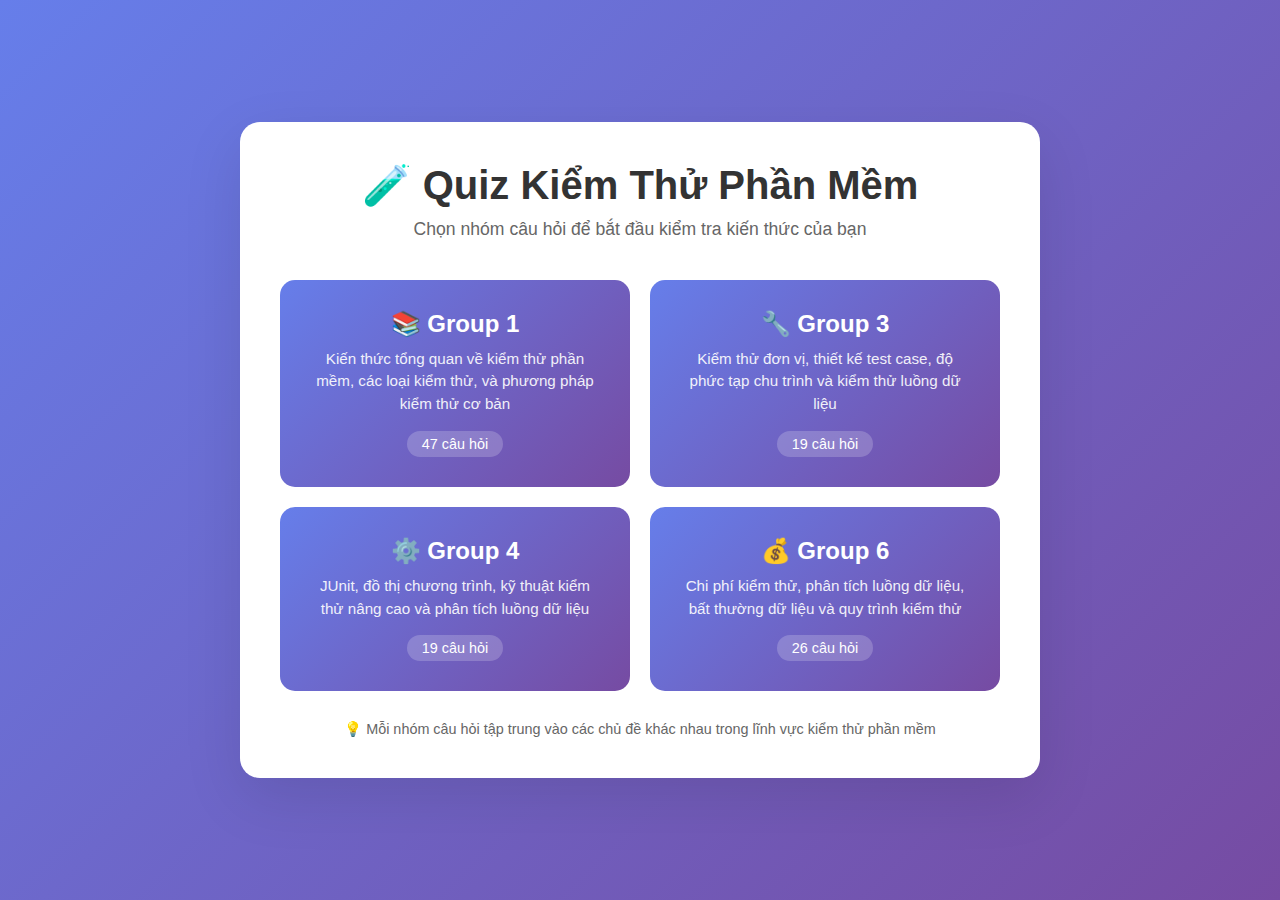
<file: index.html>
<!DOCTYPE html>
<html lang="vi">
  <head>
    <meta charset="UTF-8" />
    <meta
      name="viewport"
      content="width=device-width, initial-scale=1.0"
    />
    <title>Quiz Kiểm Thử Phần Mềm - Trang Chủ</title>
    <style>
      * {
        margin: 0;
        padding: 0;
        box-sizing: border-box;
      }

      body {
        font-family: 'Segoe UI', Tahoma, Geneva, Verdana, sans-serif;
        background: linear-gradient(135deg, #667eea 0%, #764ba2 100%);
        min-height: 100vh;
        display: flex;
        align-items: center;
        justify-content: center;
        padding: 20px;
      }

      .container {
        background: white;
        border-radius: 20px;
        box-shadow: 0 20px 60px rgba(0, 0, 0, 0.1);
        padding: 40px;
        max-width: 800px;
        width: 100%;
        text-align: center;
      }

      h1 {
        color: #333;
        margin-bottom: 10px;
        font-size: 2.5rem;
        font-weight: 700;
      }

      .subtitle {
        color: #666;
        margin-bottom: 40px;
        font-size: 1.1rem;
      }

      .quiz-grid {
        display: grid;
        grid-template-columns: repeat(auto-fit, minmax(300px, 1fr));
        gap: 20px;
        margin-bottom: 30px;
      }

      .quiz-card {
        background: linear-gradient(135deg, #667eea 0%, #764ba2 100%);
        border-radius: 15px;
        padding: 30px;
        color: white;
        text-decoration: none;
        transition: transform 0.3s ease, box-shadow 0.3s ease;
        display: block;
      }

      .quiz-card:hover {
        transform: translateY(-5px);
        box-shadow: 0 15px 40px rgba(0, 0, 0, 0.2);
        text-decoration: none;
        color: white;
      }

      .quiz-card h2 {
        font-size: 1.5rem;
        margin-bottom: 10px;
      }

      .quiz-card p {
        opacity: 0.9;
        font-size: 0.95rem;
        line-height: 1.5;
      }

      .quiz-count {
        background: rgba(255, 255, 255, 0.2);
        border-radius: 20px;
        padding: 5px 15px;
        font-size: 0.9rem;
        margin-top: 15px;
        display: inline-block;
      }

      .footer {
        margin-top: 30px;
        color: #666;
        font-size: 0.9rem;
      }

      @media (max-width: 768px) {
        .container {
          padding: 20px;
        }

        h1 {
          font-size: 2rem;
        }

        .quiz-grid {
          grid-template-columns: 1fr;
        }
      }
    </style>
  </head>
  <body>
    <div class="container">
      <h1>🧪 Quiz Kiểm Thử Phần Mềm</h1>
      <p class="subtitle">
        Chọn nhóm câu hỏi để bắt đầu kiểm tra kiến thức của bạn
      </p>

      <div class="quiz-grid">
        <a
          href="Group1/index.html"
          class="quiz-card"
        >
          <h2>📚 Group 1</h2>
          <p>
            Kiến thức tổng quan về kiểm thử phần mềm, các loại kiểm thử, và
            phương pháp kiểm thử cơ bản
          </p>
          <span class="quiz-count">47 câu hỏi</span>
        </a>

        <a
          href="Group3/index.html"
          class="quiz-card"
        >
          <h2>🔧 Group 3</h2>
          <p>
            Kiểm thử đơn vị, thiết kế test case, độ phức tạp chu trình và kiểm
            thử luồng dữ liệu
          </p>
          <span class="quiz-count">19 câu hỏi</span>
        </a>

        <a
          href="Group4/index.html"
          class="quiz-card"
        >
          <h2>⚙️ Group 4</h2>
          <p>
            JUnit, đồ thị chương trình, kỹ thuật kiểm thử nâng cao và phân tích
            luồng dữ liệu
          </p>
          <span class="quiz-count">19 câu hỏi</span>
        </a>

        <a
          href="Group6/index.html"
          class="quiz-card"
        >
          <h2>💰 Group 6</h2>
          <p>
            Chi phí kiểm thử, phân tích luồng dữ liệu, bất thường dữ liệu và quy
            trình kiểm thử
          </p>
          <span class="quiz-count">26 câu hỏi</span>
        </a>
      </div>

      <div class="footer">
        <p>
          💡 Mỗi nhóm câu hỏi tập trung vào các chủ đề khác nhau trong lĩnh vực
          kiểm thử phần mềm
        </p>
      </div>
    </div>
  </body>
</html>
</file>
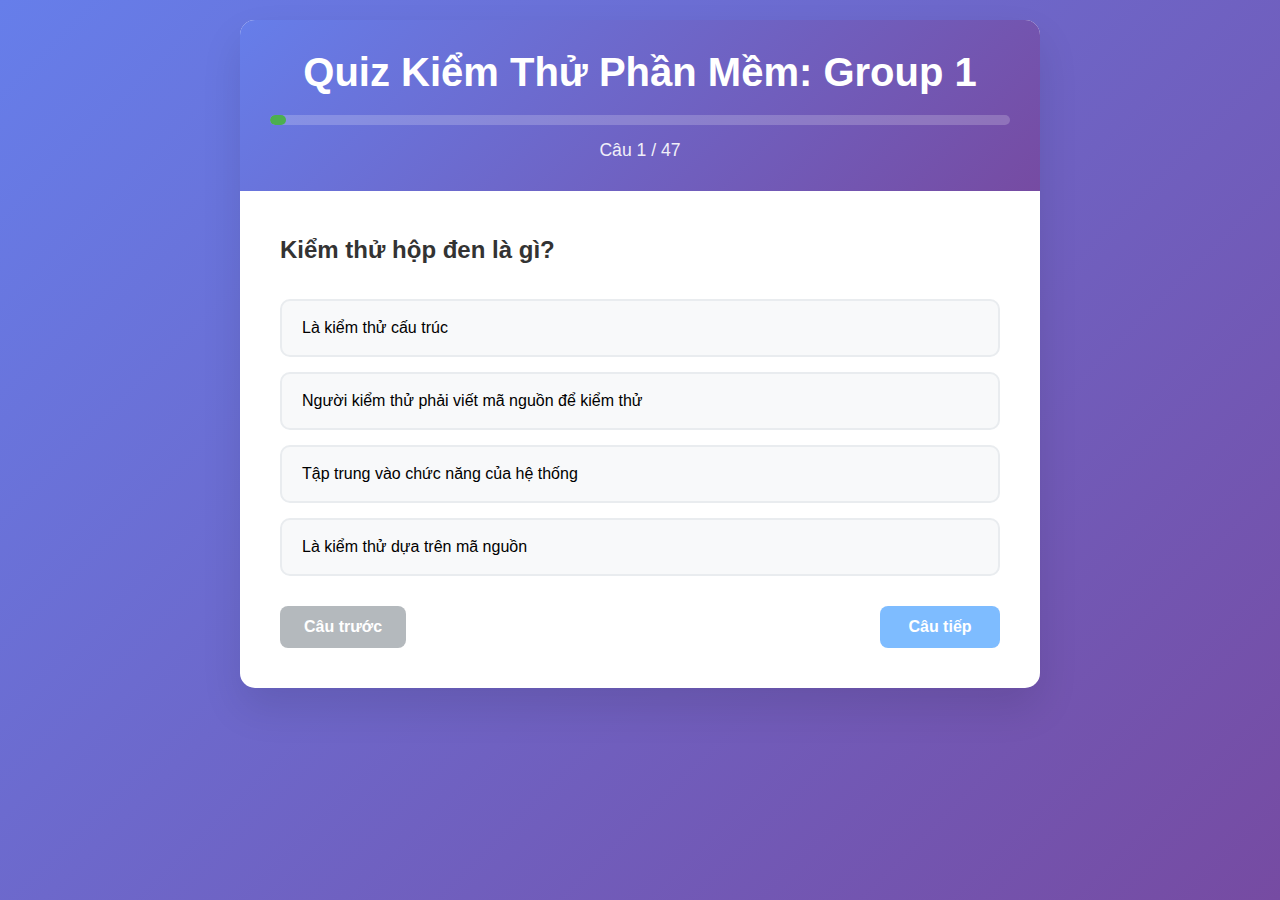
<file: Group1/index.html>
<!DOCTYPE html>
<html lang="vi">
  <head>
    <meta charset="UTF-8" />
    <meta
      name="viewport"
      content="width=device-width, initial-scale=1.0"
    />
    <title>Quiz Kiểm Thử Phần Mềm: Group 1</title>
    <link
      rel="stylesheet"
      href="style.css"
    />
  </head>
  <body>
    <div class="container">
      <header>
        <h1>Quiz Kiểm Thử Phần Mềm: Group 1</h1>
        <div class="progress">
          <div
            class="progress-bar"
            id="progressBar"
          ></div>
        </div>
        <p class="question-counter">
          Câu <span id="currentQuestion">1</span> /
          <span id="totalQuestions">47</span>
        </p>
      </header>

      <main>
        <div
          class="quiz-container"
          id="quizContainer"
        >
          <div class="question-card">
            <h2 id="questionText"></h2>
            <div
              class="options"
              id="optionsContainer"
            >
              <!-- Options will be dynamically added here -->
            </div>
            <div class="quiz-controls">
              <button
                id="prevBtn"
                class="btn btn-secondary"
                onclick="previousQuestion()"
                disabled
              >
                Câu trước
              </button>
              <button
                id="nextBtn"
                class="btn btn-primary"
                onclick="nextQuestion()"
                disabled
              >
                Câu tiếp
              </button>
              <button
                id="submitBtn"
                class="btn btn-success"
                onclick="submitQuiz()"
                style="display: none"
              >
                Nộp bài
              </button>
            </div>
          </div>
        </div>

        <div
          class="result-container"
          id="resultContainer"
          style="display: none"
        >
          <div class="result-card">
            <h2>Kết quả bài làm</h2>
            <div class="score">
              <div class="score-circle">
                <span id="scorePercentage">0%</span>
              </div>
              <p>
                Bạn đã trả lời đúng <span id="correctAnswers">0</span>/<span
                  id="totalQuestionsResult"
                  >47</span
                >
                câu
              </p>
            </div>
            <div
              class="result-details"
              id="resultDetails"
            >
              <!-- Detailed results will be shown here -->
            </div>
            <button
              class="btn btn-primary"
              onclick="restartQuiz()"
            >
              Làm lại
            </button>
          </div>
        </div>
      </main>
    </div>

    <script src="script.js"></script>
  </body>
</html>
</file>
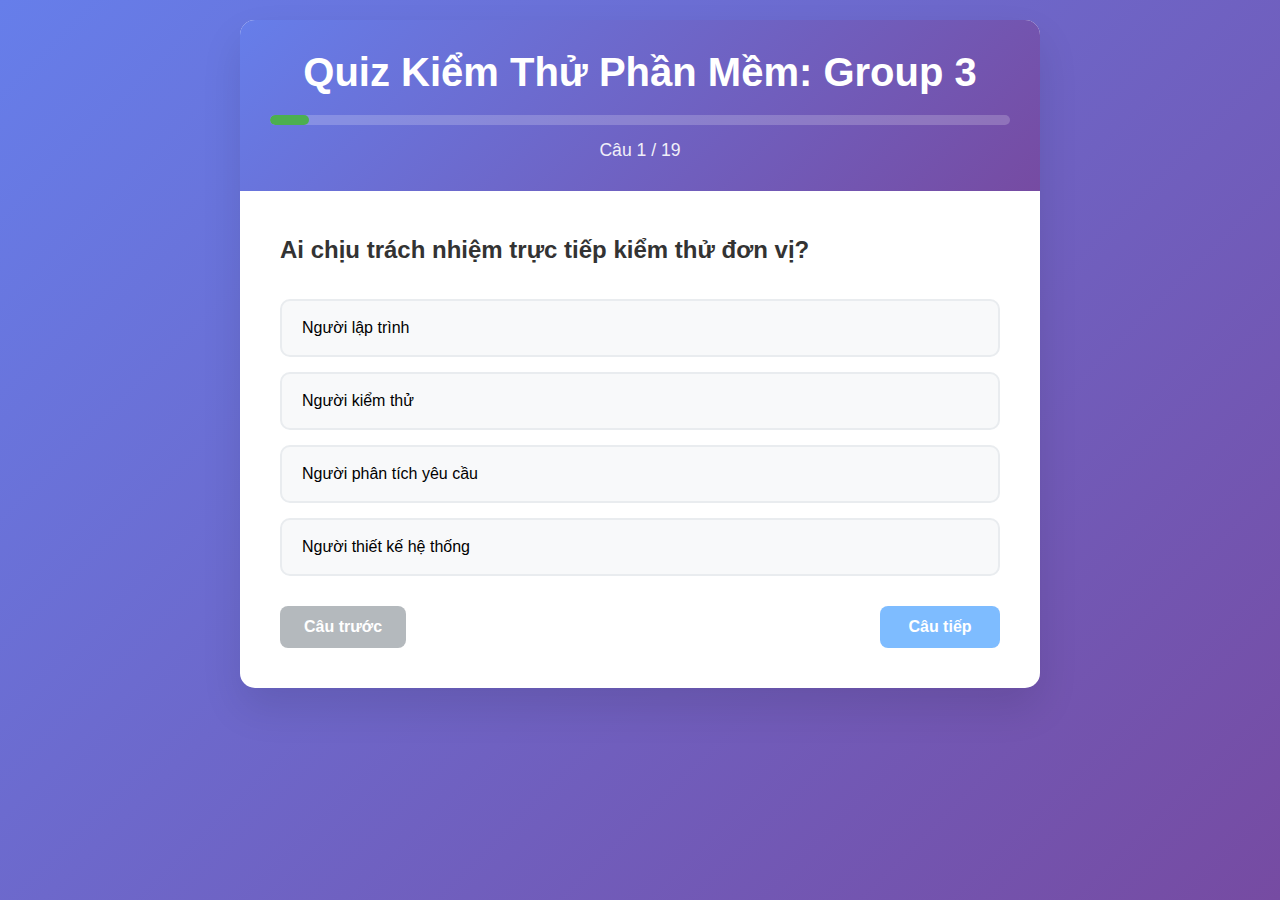
<file: Group3/index.html>
<!DOCTYPE html>
<html lang="vi">
  <head>
    <meta charset="UTF-8" />
    <meta
      name="viewport"
      content="width=device-width, initial-scale=1.0"
    />
    <title>Quiz Kiểm Thử Phần Mềm: Group 3</title>
    <link
      rel="stylesheet"
      href="style.css"
    />
  </head>
  <body>
    <div class="container">
      <header>
        <h1>Quiz Kiểm Thử Phần Mềm: Group 3</h1>
        <div class="progress">
          <div
            class="progress-bar"
            id="progressBar"
          ></div>
        </div>
        <p class="question-counter">
          Câu <span id="currentQuestion">1</span> /
          <span id="totalQuestions">0</span>
        </p>
      </header>

      <main>
        <div
          class="quiz-container"
          id="quizContainer"
        >
          <div class="question-card">
            <h2 id="questionText"></h2>
            <div
              class="options"
              id="optionsContainer"
            >
              <!-- Options will be dynamically added here -->
            </div>
            <div class="quiz-controls">
              <button
                id="prevBtn"
                class="btn btn-secondary"
                onclick="previousQuestion()"
                disabled
              >
                Câu trước
              </button>
              <button
                id="nextBtn"
                class="btn btn-primary"
                onclick="nextQuestion()"
                disabled
              >
                Câu tiếp
              </button>
              <button
                id="submitBtn"
                class="btn btn-success"
                onclick="submitQuiz()"
                style="display: none"
              >
                Nộp bài
              </button>
            </div>
          </div>
        </div>

        <div
          class="result-container"
          id="resultContainer"
          style="display: none"
        >
          <div class="result-card">
            <h2>Kết quả bài làm</h2>
            <div class="score">
              <div class="score-circle">
                <span id="scorePercentage">0%</span>
              </div>
              <p>
                Bạn đã trả lời đúng <span id="correctAnswers">0</span>/<span
                  id="totalQuestionsResult"
                  >0</span
                >
                câu
              </p>
            </div>
            <div
              class="result-details"
              id="resultDetails"
            >
              <!-- Detailed results will be shown here -->
            </div>
            <button
              class="btn btn-primary"
              onclick="restartQuiz()"
            >
              Làm lại
            </button>
          </div>
        </div>
      </main>
    </div>

    <script src="script.js"></script>
  </body>
</html>
</file>
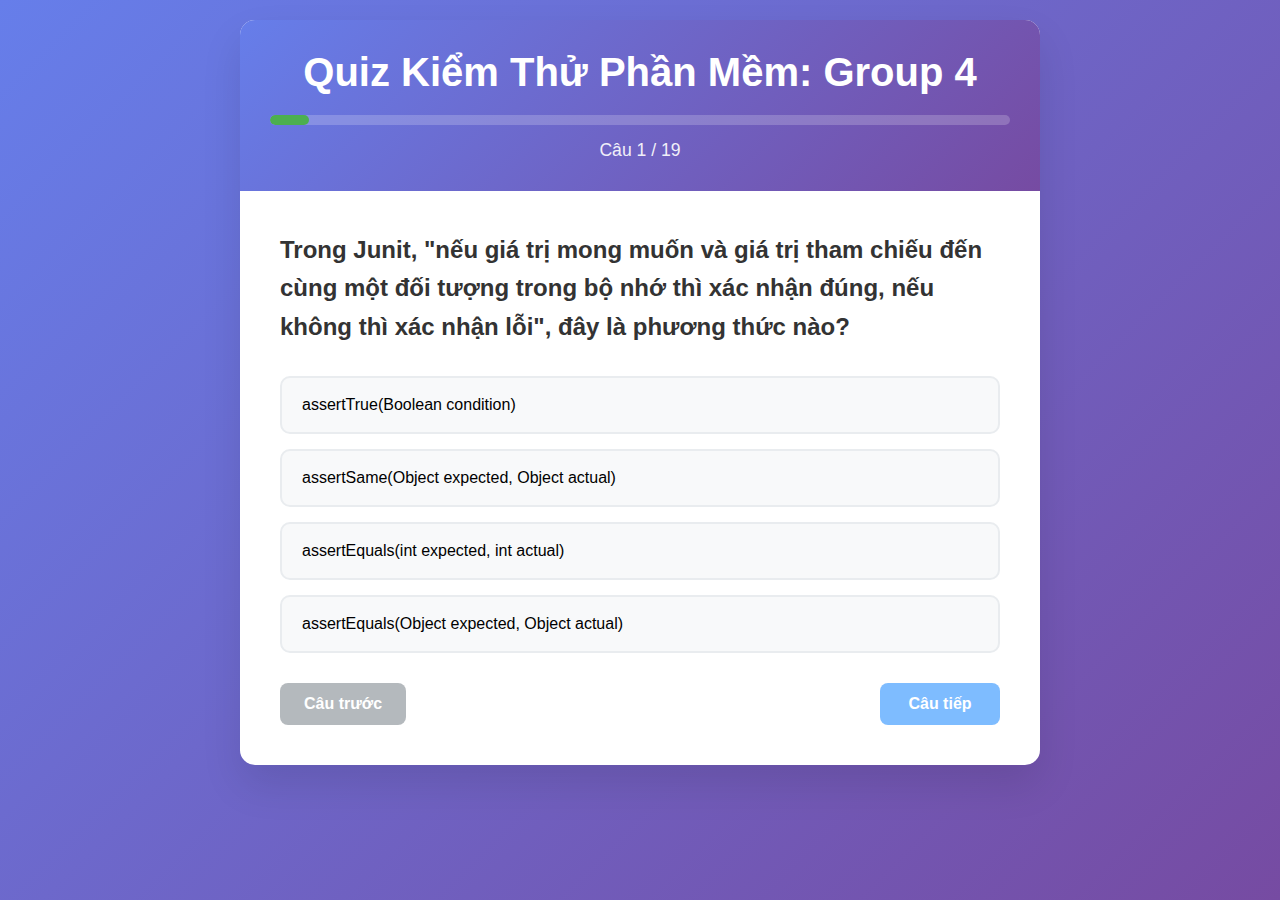
<file: Group4/index.html>
<!DOCTYPE html>
<html lang="vi">
  <head>
    <meta charset="UTF-8" />
    <meta
      name="viewport"
      content="width=device-width, initial-scale=1.0"
    />
    <title>Quiz Kiểm Thử Phần Mềm: Group 4</title>
    <link
      rel="stylesheet"
      href="style.css"
    />
  </head>
  <body>
    <div class="container">
      <header>
        <h1>Quiz Kiểm Thử Phần Mềm: Group 4</h1>
        <div class="progress">
          <div
            class="progress-bar"
            id="progressBar"
          ></div>
        </div>
        <p class="question-counter">
          Câu <span id="currentQuestion">1</span> /
          <span id="totalQuestions">19</span>
        </p>
      </header>

      <main>
        <div
          class="quiz-container"
          id="quizContainer"
        >
          <div class="question-card">
            <h2 id="questionText"></h2>
            <div
              class="options"
              id="optionsContainer"
            >
              <!-- Options will be dynamically added here -->
            </div>
            <div class="quiz-controls">
              <button
                id="prevBtn"
                class="btn btn-secondary"
                onclick="previousQuestion()"
                disabled
              >
                Câu trước
              </button>
              <button
                id="nextBtn"
                class="btn btn-primary"
                onclick="nextQuestion()"
                disabled
              >
                Câu tiếp
              </button>
              <button
                id="submitBtn"
                class="btn btn-success"
                onclick="submitQuiz()"
                style="display: none"
              >
                Nộp bài
              </button>
            </div>
          </div>
        </div>

        <div
          class="result-container"
          id="resultContainer"
          style="display: none"
        >
          <div class="result-card">
            <h2>Kết quả bài làm</h2>
            <div class="score">
              <div class="score-circle">
                <span id="scorePercentage">0%</span>
              </div>
              <p>
                Bạn đã trả lời đúng <span id="correctAnswers">0</span>/<span
                  id="totalQuestionsResult"
                  >19</span
                >
                câu
              </p>
            </div>
            <div
              class="result-details"
              id="resultDetails"
            >
              <!-- Detailed results will be shown here -->
            </div>
            <button
              class="btn btn-primary"
              onclick="restartQuiz()"
            >
              Làm lại
            </button>
          </div>
        </div>
      </main>
    </div>

    <script src="script.js"></script>
  </body>
</html>
</file>
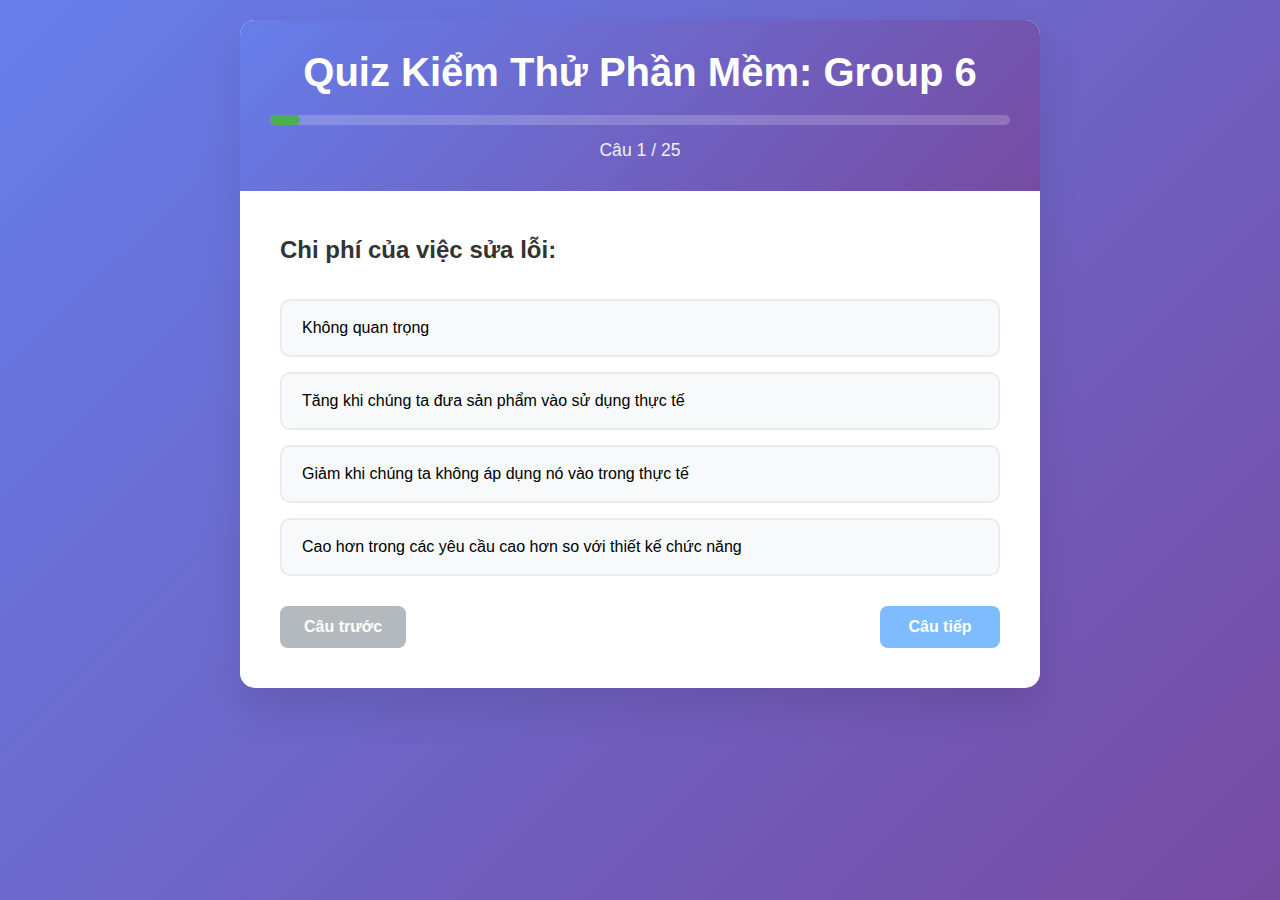
<file: Group6/index.html>
<!DOCTYPE html>
<html lang="vi">
  <head>
    <meta charset="UTF-8" />
    <meta
      name="viewport"
      content="width=device-width, initial-scale=1.0"
    />
    <title>Quiz Kiểm Thử Phần Mềm: Group 6</title>
    <link
      rel="stylesheet"
      href="style.css"
    />
  </head>
  <body>
    <div class="container">
      <header>
        <h1>Quiz Kiểm Thử Phần Mềm: Group 6</h1>
        <div class="progress">
          <div
            class="progress-bar"
            id="progressBar"
          ></div>
        </div>
        <p class="question-counter">
          Câu <span id="currentQuestion">1</span> /
          <span id="totalQuestions">26</span>
        </p>
      </header>

      <main>
        <div
          class="quiz-container"
          id="quizContainer"
        >
          <div class="question-card">
            <h2 id="questionText"></h2>
            <div
              class="options"
              id="optionsContainer"
            >
              <!-- Options will be dynamically added here -->
            </div>
            <div class="quiz-controls">
              <button
                id="prevBtn"
                class="btn btn-secondary"
                onclick="previousQuestion()"
                disabled
              >
                Câu trước
              </button>
              <button
                id="nextBtn"
                class="btn btn-primary"
                onclick="nextQuestion()"
                disabled
              >
                Câu tiếp
              </button>
              <button
                id="submitBtn"
                class="btn btn-success"
                onclick="submitQuiz()"
                style="display: none"
              >
                Nộp bài
              </button>
            </div>
          </div>
        </div>

        <div
          class="result-container"
          id="resultContainer"
          style="display: none"
        >
          <div class="result-card">
            <h2>Kết quả bài làm</h2>
            <div class="score">
              <div class="score-circle">
                <span id="scorePercentage">0%</span>
              </div>
              <p>
                Bạn đã trả lời đúng <span id="correctAnswers">0</span>/<span
                  id="totalQuestionsResult"
                  >26</span
                >
                câu
              </p>
            </div>
            <div
              class="result-details"
              id="resultDetails"
            >
              <!-- Detailed results will be shown here -->
            </div>
            <button
              class="btn btn-primary"
              onclick="restartQuiz()"
            >
              Làm lại
            </button>
          </div>
        </div>
      </main>
    </div>

    <script src="script.js"></script>
  </body>
</html>
</file>
<file: Group1/style.css>
* {
  margin: 0;
  padding: 0;
  box-sizing: border-box;
}

body {
  font-family: 'Segoe UI', Tahoma, Geneva, Verdana, sans-serif;
  background: linear-gradient(135deg, #667eea 0%, #764ba2 100%);
  min-height: 100vh;
  padding: 20px;
}

.container {
  max-width: 800px;
  margin: 0 auto;
  background: white;
  border-radius: 15px;
  box-shadow: 0 20px 40px rgba(0, 0, 0, 0.1);
  overflow: hidden;
}

header {
  background: linear-gradient(135deg, #667eea 0%, #764ba2 100%);
  color: white;
  padding: 30px;
  text-align: center;
}

header h1 {
  font-size: 2.5rem;
  margin-bottom: 20px;
}

.progress {
  background: rgba(255, 255, 255, 0.2);
  border-radius: 10px;
  height: 10px;
  margin-bottom: 15px;
  overflow: hidden;
}

.progress-bar {
  background: #4caf50;
  height: 100%;
  width: 10%;
  transition: width 0.3s ease;
  border-radius: 10px;
}

.question-counter {
  font-size: 1.1rem;
  opacity: 0.9;
}

main {
  padding: 40px;
}

.question-card {
  background: white;
}

.question-card h2 {
  color: #333;
  font-size: 1.5rem;
  margin-bottom: 30px;
  line-height: 1.6;
  font-weight: 600;
}

.options {
  margin-bottom: 30px;
}

.option {
  background: #f8f9fa;
  border: 2px solid #e9ecef;
  border-radius: 10px;
  padding: 15px 20px;
  margin-bottom: 15px;
  cursor: pointer;
  transition: all 0.3s ease;
  font-size: 1rem;
  line-height: 1.5;
}

.option:hover {
  background: #e3f2fd;
  border-color: #2196f3;
  transform: translateY(-2px);
  box-shadow: 0 5px 15px rgba(33, 150, 243, 0.2);
}

.option.selected {
  background: #e3f2fd;
  border-color: #2196f3;
  color: #1565c0;
  font-weight: 600;
}

.option.correct {
  background: #d4edda !important;
  border-color: #28a745 !important;
  color: #155724 !important;
  font-weight: 600;
}

.option.incorrect {
  background: #f8d7da !important;
  border-color: #dc3545 !important;
  color: #721c24 !important;
  font-weight: 600;
}

.option.correct::before {
  content: '✅ ';
  font-weight: bold;
}

.option.incorrect::before {
  content: '❌ ';
  font-weight: bold;
}

.option.disabled {
  cursor: not-allowed;
  opacity: 0.7;
}

.quiz-controls {
  display: flex;
  justify-content: space-between;
  gap: 15px;
  margin-top: 30px;
}

.btn {
  padding: 12px 24px;
  border: none;
  border-radius: 8px;
  font-size: 1rem;
  font-weight: 600;
  cursor: pointer;
  transition: all 0.3s ease;
  min-width: 120px;
}

.btn:disabled {
  opacity: 0.5;
  cursor: not-allowed;
}

.btn-primary {
  background: #007bff;
  color: white;
}

.btn-primary:hover:not(:disabled) {
  background: #0056b3;
  transform: translateY(-2px);
}

.btn-secondary {
  background: #6c757d;
  color: white;
}

.btn-secondary:hover:not(:disabled) {
  background: #545b62;
  transform: translateY(-2px);
}

.btn-success {
  background: #28a745;
  color: white;
}

.btn-success:hover:not(:disabled) {
  background: #1e7e34;
  transform: translateY(-2px);
}

.result-container {
  text-align: center;
}

.result-card h2 {
  color: #333;
  margin-bottom: 30px;
  font-size: 2rem;
}

.score {
  margin-bottom: 40px;
}

.score-circle {
  width: 150px;
  height: 150px;
  border-radius: 50%;
  background: linear-gradient(135deg, #667eea 0%, #764ba2 100%);
  display: flex;
  align-items: center;
  justify-content: center;
  margin: 0 auto 20px;
  box-shadow: 0 10px 30px rgba(102, 126, 234, 0.3);
}

.score-circle span {
  color: white;
  font-size: 2.5rem;
  font-weight: bold;
}

.score p {
  font-size: 1.2rem;
  color: #666;
}

.result-details {
  background: #f8f9fa;
  border-radius: 10px;
  padding: 20px;
  margin-bottom: 30px;
  text-align: left;
}

.result-item {
  padding: 15px;
  margin-bottom: 15px;
  border-radius: 8px;
  border-left: 4px solid #ddd;
}

.result-item.correct {
  background: #d4edda;
  border-left-color: #28a745;
}

.result-item.incorrect {
  background: #f8d7da;
  border-left-color: #dc3545;
}

.result-item h4 {
  margin-bottom: 10px;
  color: #333;
}

.result-item p {
  margin-bottom: 5px;
  color: #666;
}

.result-item .correct-answer {
  color: #28a745;
  font-weight: 600;
}

.result-item .user-answer {
  color: #dc3545;
  font-weight: 600;
}

@media (max-width: 768px) {
  .container {
    margin: 10px;
  }

  header {
    padding: 20px;
  }

  header h1 {
    font-size: 2rem;
  }

  main {
    padding: 20px;
  }

  .quiz-controls {
    flex-direction: column;
  }

  .btn {
    width: 100%;
  }
}
</file>
<file: Group3/style.css>
* {
  margin: 0;
  padding: 0;
  box-sizing: border-box;
}

body {
  font-family: 'Segoe UI', Tahoma, Geneva, Verdana, sans-serif;
  background: linear-gradient(135deg, #667eea 0%, #764ba2 100%);
  min-height: 100vh;
  padding: 20px;
}

.container {
  max-width: 800px;
  margin: 0 auto;
  background: white;
  border-radius: 15px;
  box-shadow: 0 20px 40px rgba(0, 0, 0, 0.1);
  overflow: hidden;
}

header {
  background: linear-gradient(135deg, #667eea 0%, #764ba2 100%);
  color: white;
  padding: 30px;
  text-align: center;
}

header h1 {
  font-size: 2.5rem;
  margin-bottom: 20px;
}

.progress {
  background: rgba(255, 255, 255, 0.2);
  border-radius: 10px;
  height: 10px;
  margin-bottom: 15px;
  overflow: hidden;
}

.progress-bar {
  background: #4caf50;
  height: 100%;
  width: 10%;
  transition: width 0.3s ease;
  border-radius: 10px;
}

.question-counter {
  font-size: 1.1rem;
  opacity: 0.9;
}

main {
  padding: 40px;
}

.question-card {
  background: white;
}

.question-card h2 {
  color: #333;
  font-size: 1.5rem;
  margin-bottom: 30px;
  line-height: 1.6;
  font-weight: 600;
}

.options {
  margin-bottom: 30px;
}

.option {
  background: #f8f9fa;
  border: 2px solid #e9ecef;
  border-radius: 10px;
  padding: 15px 20px;
  margin-bottom: 15px;
  cursor: pointer;
  transition: all 0.3s ease;
  font-size: 1rem;
  line-height: 1.5;
}

.option:hover {
  background: #e3f2fd;
  border-color: #2196f3;
  transform: translateY(-2px);
  box-shadow: 0 5px 15px rgba(33, 150, 243, 0.2);
}

.option.selected {
  background: #e3f2fd;
  border-color: #2196f3;
  color: #1565c0;
  font-weight: 600;
}

.option.correct {
  background: #d4edda !important;
  border-color: #28a745 !important;
  color: #155724 !important;
  font-weight: 600;
}

.option.incorrect {
  background: #f8d7da !important;
  border-color: #dc3545 !important;
  color: #721c24 !important;
  font-weight: 600;
}

.option.correct::before {
  content: '✅ ';
  font-weight: bold;
}

.option.incorrect::before {
  content: '❌ ';
  font-weight: bold;
}

.option.disabled {
  cursor: not-allowed;
  opacity: 0.7;
}

.quiz-controls {
  display: flex;
  justify-content: space-between;
  gap: 15px;
  margin-top: 30px;
}

.btn {
  padding: 12px 24px;
  border: none;
  border-radius: 8px;
  font-size: 1rem;
  font-weight: 600;
  cursor: pointer;
  transition: all 0.3s ease;
  min-width: 120px;
}

.btn:disabled {
  opacity: 0.5;
  cursor: not-allowed;
}

.btn-primary {
  background: #007bff;
  color: white;
}

.btn-primary:hover:not(:disabled) {
  background: #0056b3;
  transform: translateY(-2px);
}

.btn-secondary {
  background: #6c757d;
  color: white;
}

.btn-secondary:hover:not(:disabled) {
  background: #545b62;
  transform: translateY(-2px);
}

.btn-success {
  background: #28a745;
  color: white;
}

.btn-success:hover:not(:disabled) {
  background: #1e7e34;
  transform: translateY(-2px);
}

.result-container {
  text-align: center;
}

.result-card h2 {
  color: #333;
  margin-bottom: 30px;
  font-size: 2rem;
}

.score {
  margin-bottom: 40px;
}

.score-circle {
  width: 150px;
  height: 150px;
  border-radius: 50%;
  background: linear-gradient(135deg, #667eea 0%, #764ba2 100%);
  display: flex;
  align-items: center;
  justify-content: center;
  margin: 0 auto 20px;
  box-shadow: 0 10px 30px rgba(102, 126, 234, 0.3);
}

.score-circle span {
  color: white;
  font-size: 2.5rem;
  font-weight: bold;
}

.score p {
  font-size: 1.2rem;
  color: #666;
}

.result-details {
  background: #f8f9fa;
  border-radius: 10px;
  padding: 20px;
  margin-bottom: 30px;
  text-align: left;
}

.result-item {
  padding: 15px;
  margin-bottom: 15px;
  border-radius: 8px;
  border-left: 4px solid #ddd;
}

.result-item.correct {
  background: #d4edda;
  border-left-color: #28a745;
}

.result-item.incorrect {
  background: #f8d7da;
  border-left-color: #dc3545;
}

.result-item h4 {
  margin-bottom: 10px;
  color: #333;
}

.result-item p {
  margin-bottom: 5px;
  color: #666;
}

.result-item .correct-answer {
  color: #28a745;
  font-weight: 600;
}

.result-item .user-answer {
  color: #dc3545;
  font-weight: 600;
}

@media (max-width: 768px) {
  .container {
    margin: 10px;
  }

  header {
    padding: 20px;
  }

  header h1 {
    font-size: 2rem;
  }

  main {
    padding: 20px;
  }

  .quiz-controls {
    flex-direction: column;
  }

  .btn {
    width: 100%;
  }
}
</file>
<file: Group4/style.css>
* {
  margin: 0;
  padding: 0;
  box-sizing: border-box;
}

body {
  font-family: 'Segoe UI', Tahoma, Geneva, Verdana, sans-serif;
  background: linear-gradient(135deg, #667eea 0%, #764ba2 100%);
  min-height: 100vh;
  padding: 20px;
}

.container {
  max-width: 800px;
  margin: 0 auto;
  background: white;
  border-radius: 15px;
  box-shadow: 0 20px 40px rgba(0, 0, 0, 0.1);
  overflow: hidden;
}

header {
  background: linear-gradient(135deg, #667eea 0%, #764ba2 100%);
  color: white;
  padding: 30px;
  text-align: center;
}

header h1 {
  font-size: 2.5rem;
  margin-bottom: 20px;
}

.progress {
  background: rgba(255, 255, 255, 0.2);
  border-radius: 10px;
  height: 10px;
  margin-bottom: 15px;
  overflow: hidden;
}

.progress-bar {
  background: #4caf50;
  height: 100%;
  width: 10%;
  transition: width 0.3s ease;
  border-radius: 10px;
}

.question-counter {
  font-size: 1.1rem;
  opacity: 0.9;
}

main {
  padding: 40px;
}

.question-card {
  background: white;
}

.question-card h2 {
  color: #333;
  font-size: 1.5rem;
  margin-bottom: 30px;
  line-height: 1.6;
  font-weight: 600;
}

.options {
  margin-bottom: 30px;
}

.option {
  background: #f8f9fa;
  border: 2px solid #e9ecef;
  border-radius: 10px;
  padding: 15px 20px;
  margin-bottom: 15px;
  cursor: pointer;
  transition: all 0.3s ease;
  font-size: 1rem;
  line-height: 1.5;
}

.option:hover {
  background: #e3f2fd;
  border-color: #2196f3;
  transform: translateY(-2px);
  box-shadow: 0 5px 15px rgba(33, 150, 243, 0.2);
}

.option.selected {
  background: #e3f2fd;
  border-color: #2196f3;
  color: #1565c0;
  font-weight: 600;
}

.option.correct {
  background: #d4edda !important;
  border-color: #28a745 !important;
  color: #155724 !important;
  font-weight: 600;
}

.option.incorrect {
  background: #f8d7da !important;
  border-color: #dc3545 !important;
  color: #721c24 !important;
  font-weight: 600;
}

.option.correct::before {
  content: '✅ ';
  font-weight: bold;
}

.option.incorrect::before {
  content: '❌ ';
  font-weight: bold;
}

.option.disabled {
  cursor: not-allowed;
  opacity: 0.7;
}

.quiz-controls {
  display: flex;
  justify-content: space-between;
  gap: 15px;
  margin-top: 30px;
}

.btn {
  padding: 12px 24px;
  border: none;
  border-radius: 8px;
  font-size: 1rem;
  font-weight: 600;
  cursor: pointer;
  transition: all 0.3s ease;
  min-width: 120px;
}

.btn:disabled {
  opacity: 0.5;
  cursor: not-allowed;
}

.btn-primary {
  background: #007bff;
  color: white;
}

.btn-primary:hover:not(:disabled) {
  background: #0056b3;
  transform: translateY(-2px);
}

.btn-secondary {
  background: #6c757d;
  color: white;
}

.btn-secondary:hover:not(:disabled) {
  background: #545b62;
  transform: translateY(-2px);
}

.btn-success {
  background: #28a745;
  color: white;
}

.btn-success:hover:not(:disabled) {
  background: #1e7e34;
  transform: translateY(-2px);
}

.result-container {
  text-align: center;
}

.result-card h2 {
  color: #333;
  margin-bottom: 30px;
  font-size: 2rem;
}

.score {
  margin-bottom: 40px;
}

.score-circle {
  width: 150px;
  height: 150px;
  border-radius: 50%;
  background: linear-gradient(135deg, #667eea 0%, #764ba2 100%);
  display: flex;
  align-items: center;
  justify-content: center;
  margin: 0 auto 20px;
  box-shadow: 0 10px 30px rgba(102, 126, 234, 0.3);
}

.score-circle span {
  color: white;
  font-size: 2.5rem;
  font-weight: bold;
}

.score p {
  font-size: 1.2rem;
  color: #666;
}

.result-details {
  background: #f8f9fa;
  border-radius: 10px;
  padding: 20px;
  margin-bottom: 30px;
  text-align: left;
}

.result-item {
  padding: 15px;
  margin-bottom: 15px;
  border-radius: 8px;
  border-left: 4px solid #ddd;
}

.result-item.correct {
  background: #d4edda;
  border-left-color: #28a745;
}

.result-item.incorrect {
  background: #f8d7da;
  border-left-color: #dc3545;
}

.result-item h4 {
  margin-bottom: 10px;
  color: #333;
}

.result-item p {
  margin-bottom: 5px;
  color: #666;
}

.result-item .correct-answer {
  color: #28a745;
  font-weight: 600;
}

.result-item .user-answer {
  color: #dc3545;
  font-weight: 600;
}

@media (max-width: 768px) {
  .container {
    margin: 10px;
  }

  header {
    padding: 20px;
  }

  header h1 {
    font-size: 2rem;
  }

  main {
    padding: 20px;
  }

  .quiz-controls {
    flex-direction: column;
  }

  .btn {
    width: 100%;
  }
}
</file>
<file: Group6/style.css>
* {
  margin: 0;
  padding: 0;
  box-sizing: border-box;
}

body {
  font-family: 'Segoe UI', Tahoma, Geneva, Verdana, sans-serif;
  background: linear-gradient(135deg, #667eea 0%, #764ba2 100%);
  min-height: 100vh;
  padding: 20px;
}

.container {
  max-width: 800px;
  margin: 0 auto;
  background: white;
  border-radius: 15px;
  box-shadow: 0 20px 40px rgba(0, 0, 0, 0.1);
  overflow: hidden;
}

header {
  background: linear-gradient(135deg, #667eea 0%, #764ba2 100%);
  color: white;
  padding: 30px;
  text-align: center;
}

header h1 {
  font-size: 2.5rem;
  margin-bottom: 20px;
}

.progress {
  background: rgba(255, 255, 255, 0.2);
  border-radius: 10px;
  height: 10px;
  margin-bottom: 15px;
  overflow: hidden;
}

.progress-bar {
  background: #4caf50;
  height: 100%;
  width: 10%;
  transition: width 0.3s ease;
  border-radius: 10px;
}

.question-counter {
  font-size: 1.1rem;
  opacity: 0.9;
}

main {
  padding: 40px;
}

.question-card {
  background: white;
}

.question-card h2 {
  color: #333;
  font-size: 1.5rem;
  margin-bottom: 30px;
  line-height: 1.6;
  font-weight: 600;
}

.options {
  margin-bottom: 30px;
}

.option {
  background: #f8f9fa;
  border: 2px solid #e9ecef;
  border-radius: 10px;
  padding: 15px 20px;
  margin-bottom: 15px;
  cursor: pointer;
  transition: all 0.3s ease;
  font-size: 1rem;
  line-height: 1.5;
}

.option:hover {
  background: #e3f2fd;
  border-color: #2196f3;
  transform: translateY(-2px);
  box-shadow: 0 5px 15px rgba(33, 150, 243, 0.2);
}

.option.selected {
  background: #e3f2fd;
  border-color: #2196f3;
  color: #1565c0;
  font-weight: 600;
}

.option.correct {
  background: #d4edda !important;
  border-color: #28a745 !important;
  color: #155724 !important;
  font-weight: 600;
}

.option.incorrect {
  background: #f8d7da !important;
  border-color: #dc3545 !important;
  color: #721c24 !important;
  font-weight: 600;
}

.option.correct::before {
  content: '✅ ';
  font-weight: bold;
}

.option.incorrect::before {
  content: '❌ ';
  font-weight: bold;
}

.option.disabled {
  cursor: not-allowed;
  opacity: 0.7;
}

.quiz-controls {
  display: flex;
  justify-content: space-between;
  gap: 15px;
  margin-top: 30px;
}

.btn {
  padding: 12px 24px;
  border: none;
  border-radius: 8px;
  font-size: 1rem;
  font-weight: 600;
  cursor: pointer;
  transition: all 0.3s ease;
  min-width: 120px;
}

.btn:disabled {
  opacity: 0.5;
  cursor: not-allowed;
}

.btn-primary {
  background: #007bff;
  color: white;
}

.btn-primary:hover:not(:disabled) {
  background: #0056b3;
  transform: translateY(-2px);
}

.btn-secondary {
  background: #6c757d;
  color: white;
}

.btn-secondary:hover:not(:disabled) {
  background: #545b62;
  transform: translateY(-2px);
}

.btn-success {
  background: #28a745;
  color: white;
}

.btn-success:hover:not(:disabled) {
  background: #1e7e34;
  transform: translateY(-2px);
}

.result-container {
  text-align: center;
}

.result-card h2 {
  color: #333;
  margin-bottom: 30px;
  font-size: 2rem;
}

.score {
  margin-bottom: 40px;
}

.score-circle {
  width: 150px;
  height: 150px;
  border-radius: 50%;
  background: linear-gradient(135deg, #667eea 0%, #764ba2 100%);
  display: flex;
  align-items: center;
  justify-content: center;
  margin: 0 auto 20px;
  box-shadow: 0 10px 30px rgba(102, 126, 234, 0.3);
}

.score-circle span {
  color: white;
  font-size: 2.5rem;
  font-weight: bold;
}

.score p {
  font-size: 1.2rem;
  color: #666;
}

.result-details {
  background: #f8f9fa;
  border-radius: 10px;
  padding: 20px;
  margin-bottom: 30px;
  text-align: left;
}

.result-item {
  padding: 15px;
  margin-bottom: 15px;
  border-radius: 8px;
  border-left: 4px solid #ddd;
}

.result-item.correct {
  background: #d4edda;
  border-left-color: #28a745;
}

.result-item.incorrect {
  background: #f8d7da;
  border-left-color: #dc3545;
}

.result-item h4 {
  margin-bottom: 10px;
  color: #333;
}

.result-item p {
  margin-bottom: 5px;
  color: #666;
}

.result-item .correct-answer {
  color: #28a745;
  font-weight: 600;
}

.result-item .user-answer {
  color: #dc3545;
  font-weight: 600;
}

@media (max-width: 768px) {
  .container {
    margin: 10px;
  }

  header {
    padding: 20px;
  }

  header h1 {
    font-size: 2rem;
  }

  main {
    padding: 20px;
  }

  .quiz-controls {
    flex-direction: column;
  }

  .btn {
    width: 100%;
  }
}
</file>
